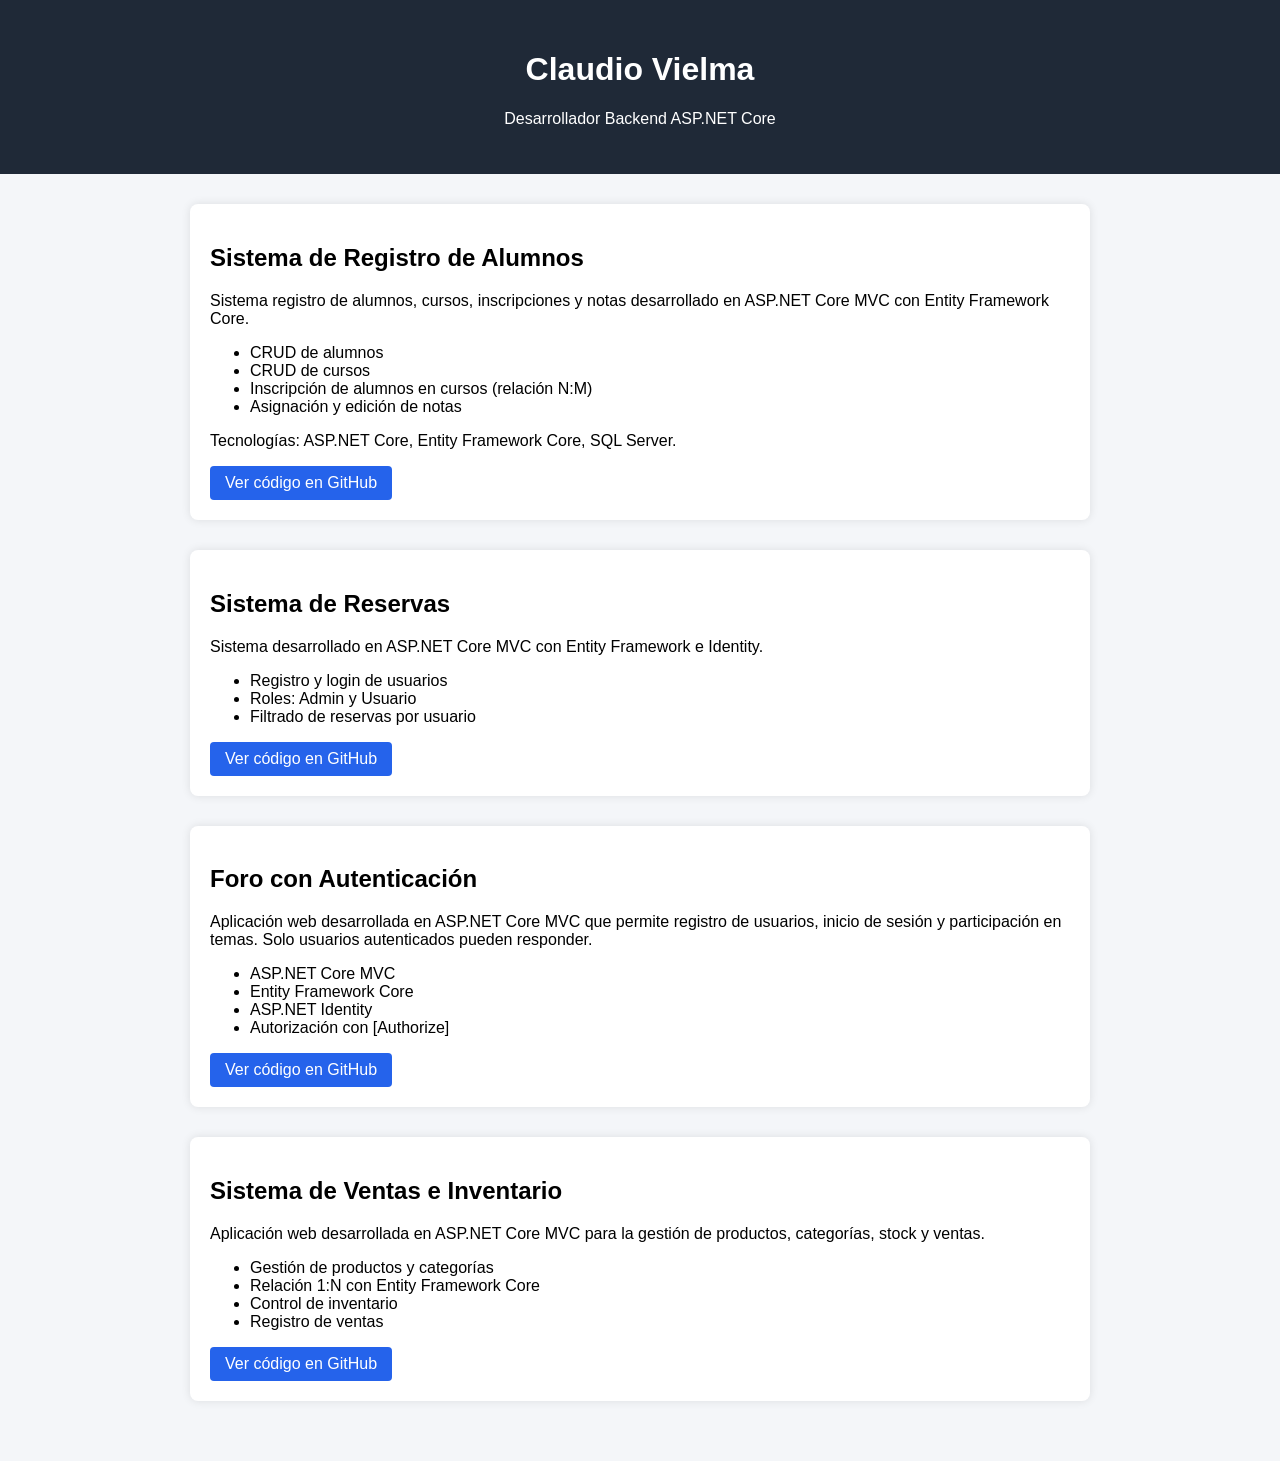
<file: index.html>
<!DOCTYPE html>
<html lang="es">
<head>
    <meta charset="UTF-8">
    <title>Claudio Vielma - Portafolio</title>
    <style>
        body {
            font-family: Arial, sans-serif;
            background: #f4f6f9;
            margin: 0;
        }
        header {
            background: #1f2937;
            color: white;
            padding: 30px;
            text-align: center;
        }
        section {
            max-width: 900px;
            margin: auto;
            padding: 30px;
        }
        .card {
            margin-bottom: 30px;
            background: white;
            border-radius: 8px;
            padding: 20px;
            box-shadow: 0 0 10px rgba(0,0,0,0.1);
        }
        .btn {
            display: inline-block;
            padding: 8px 15px;
            background: #2563eb;
            color: white;
            text-decoration: none;
            border-radius: 4px;
        }
    </style>
</head>
<body>

<header>
    <h1>Claudio Vielma</h1>
    <p>Desarrollador Backend ASP.NET Core</p>
</header>

<section>
   <div class="card">
    <h2>Sistema de Registro de Alumnos</h2>

    <p>
        Sistema registro de alumnos, cursos, inscripciones y notas 
        desarrollado en ASP.NET Core MVC con Entity Framework Core.
    </p>

    <ul>
        <li>CRUD de alumnos</li>
        <li>CRUD de cursos</li>
        <li>Inscripción de alumnos en cursos (relación N:M)</li>
        <li>Asignación y edición de notas</li>
    </ul>

    <p>
        Tecnologías: ASP.NET Core, Entity Framework Core, SQL Server.
    </p>

    <a class="btn" href="https://github.com/claudioFreddy/RegistroAlumnos-ASP.NET-Core"
       target="_blank">
        Ver código en GitHub
    </a>
</div>

   
    <div class="card">
        <h2>Sistema de Reservas</h2>
        <p>
            Sistema desarrollado en ASP.NET Core MVC con Entity Framework e Identity.
        </p>
        <ul>
            <li>Registro y login de usuarios</li>
            <li>Roles: Admin y Usuario</li>
            <li>Filtrado de reservas por usuario</li>
        </ul>
        <a class="btn" href="https://github.com/claudioFreddy/SistemaDeReservas" target="_blank">
            Ver código en GitHub
        </a>
    </div>
    <div class="card">
  <h2>Foro con Autenticación</h2>
  <p>
    Aplicación web desarrollada en ASP.NET Core MVC que permite
    registro de usuarios, inicio de sesión y participación en temas.
    Solo usuarios autenticados pueden responder.
  </p>
       
  <ul>
    <li>ASP.NET Core MVC</li>
    <li>Entity Framework Core</li>
    <li>ASP.NET Identity</li>
    <li>Autorización con [Authorize]</li>
  </ul>
       
  <a class="btn"
     href="https://github.com/claudioFreddy/ForoAutenticacionMVC"
     target="_blank">
    Ver código en GitHub
  </a>
</div>

    <div class="card">
    <h2>Sistema de Ventas e Inventario</h2>
    <p>
        Aplicación web desarrollada en ASP.NET Core MVC para la gestión
        de productos, categorías, stock y ventas.
    </p>

    <ul>
        <li>Gestión de productos y categorías</li>
        <li>Relación 1:N con Entity Framework Core</li>
        <li>Control de inventario</li>
        <li>Registro de ventas</li>
    </ul>

    <a class="btn"
       href="https://github.com/claudioFreddy/SistemaVentasInventario"
       target="_blank">
        Ver código en GitHub
    </a>
</div>


    
</section>

</body>
</html>
</file>
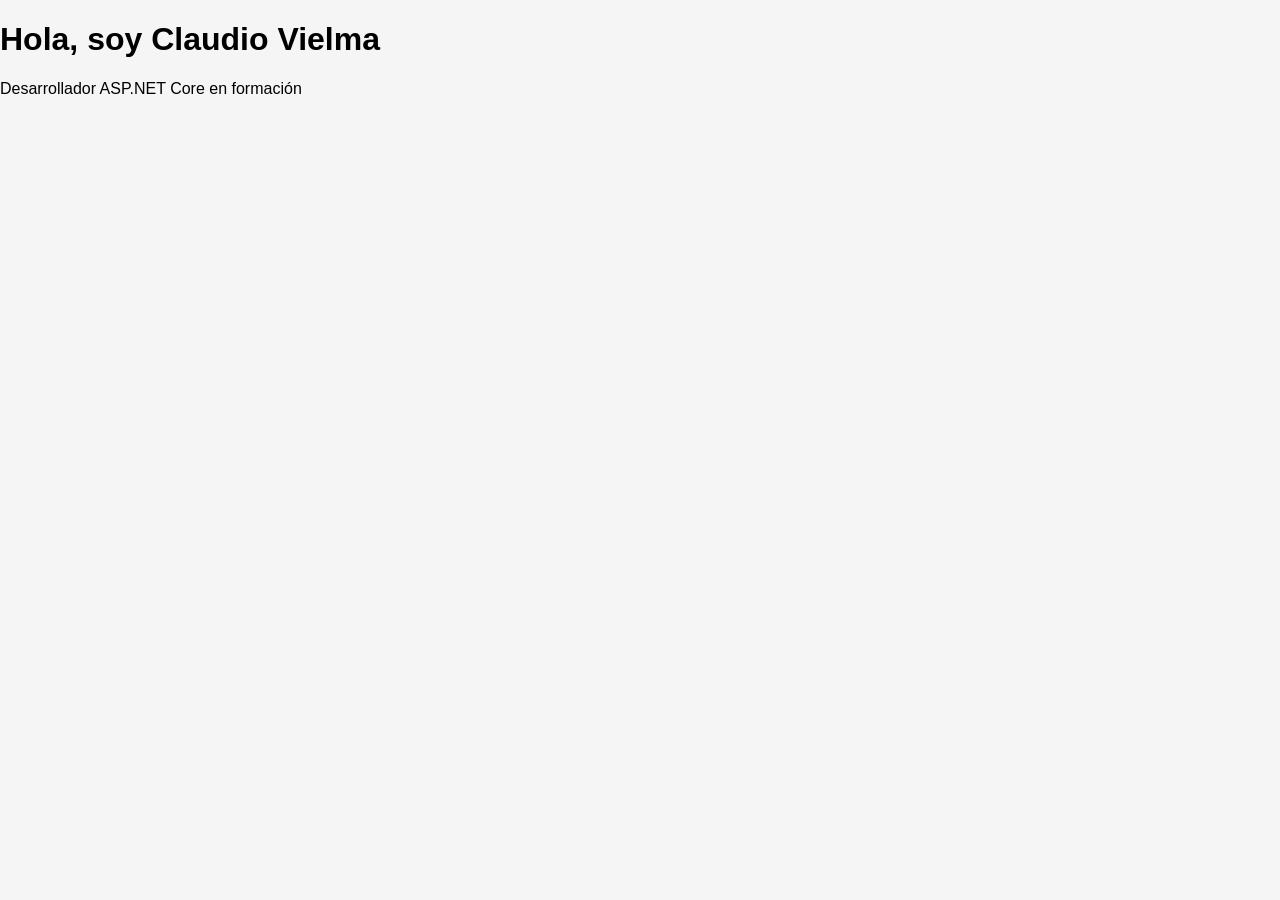
<file: indextmp.html>
<!DOCTYPE html>
<html lang="es">
<head>
    <meta charset="UTF-8">
    <title>Portafolio Claudio Vielma</title>
    <link rel="stylesheet" href="estilos.css">
</head>
<body>
    <h1>Hola, soy Claudio Vielma</h1>
    <p>Desarrollador ASP.NET Core en formación</p>
</body>
</html>
</file>
<file: estilos.css>
body {
    font-family: Arial, sans-serif;
    background: #f5f5f5;
    margin: 0;
}

header {
    background: #1f2937;
    color: white;
    padding: 30px;
    text-align: center;
}

section {
    max-width: 900px;
    margin: auto;
    padding: 20px;
}

.project {
    background: white;
    padding: 15px;
    margin-bottom: 15px;
    border-radius: 8px;
    box-shadow: 0 2px 5px rgba(0,0,0,0.1);
}

/*

a {
    color: #1a73e8;
    text-decoration: none;
    font-weight: 500;
}



a:hover {
    color: #0b5ed7;
    text-decoration: underline;
}

a:visited {
    color: #1a73e8;
}

a:focus {
    outline: none;
    color: #0b5ed7;  */

/* --- FORZAR ESTILO DE ENLACES --- */
a, a:visited, a:hover, a:active, a:focus {
    color: #1a73e8 !important;
    text-decoration: none !important;
    
}
</file>
